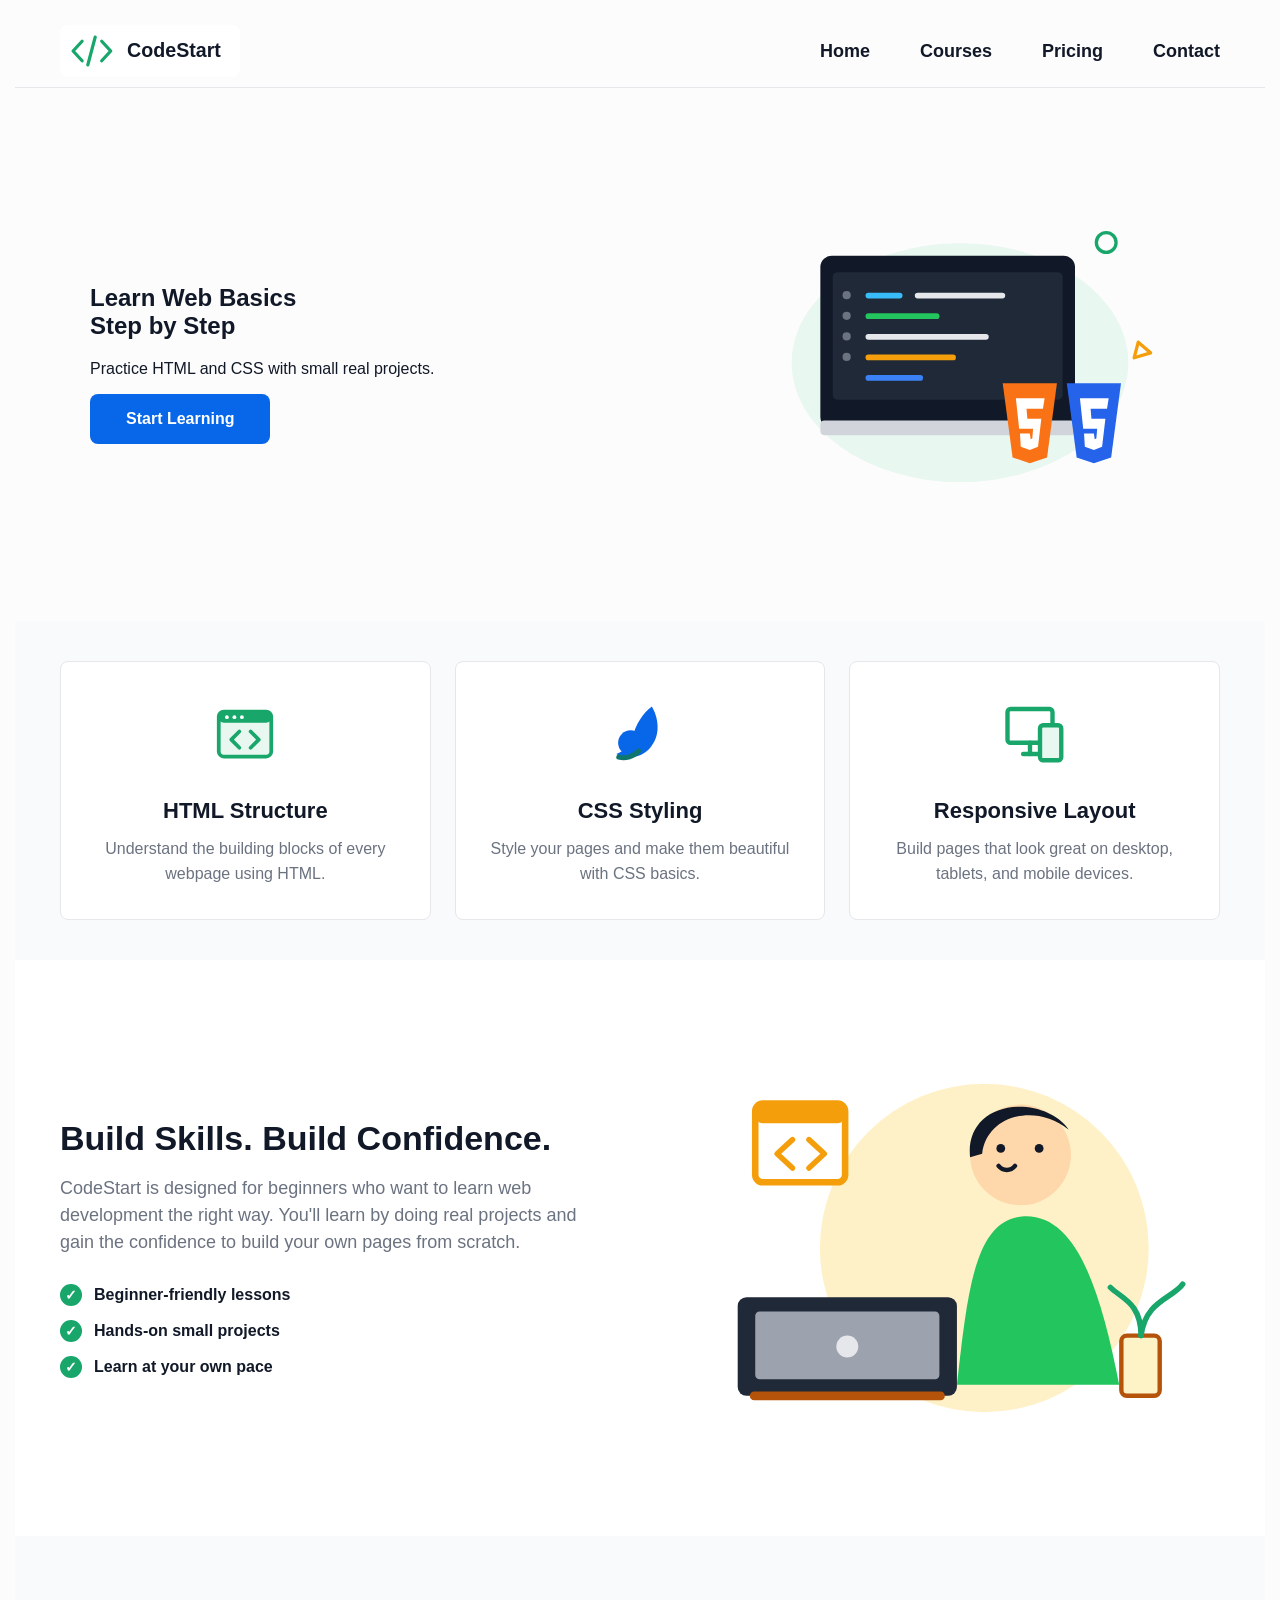
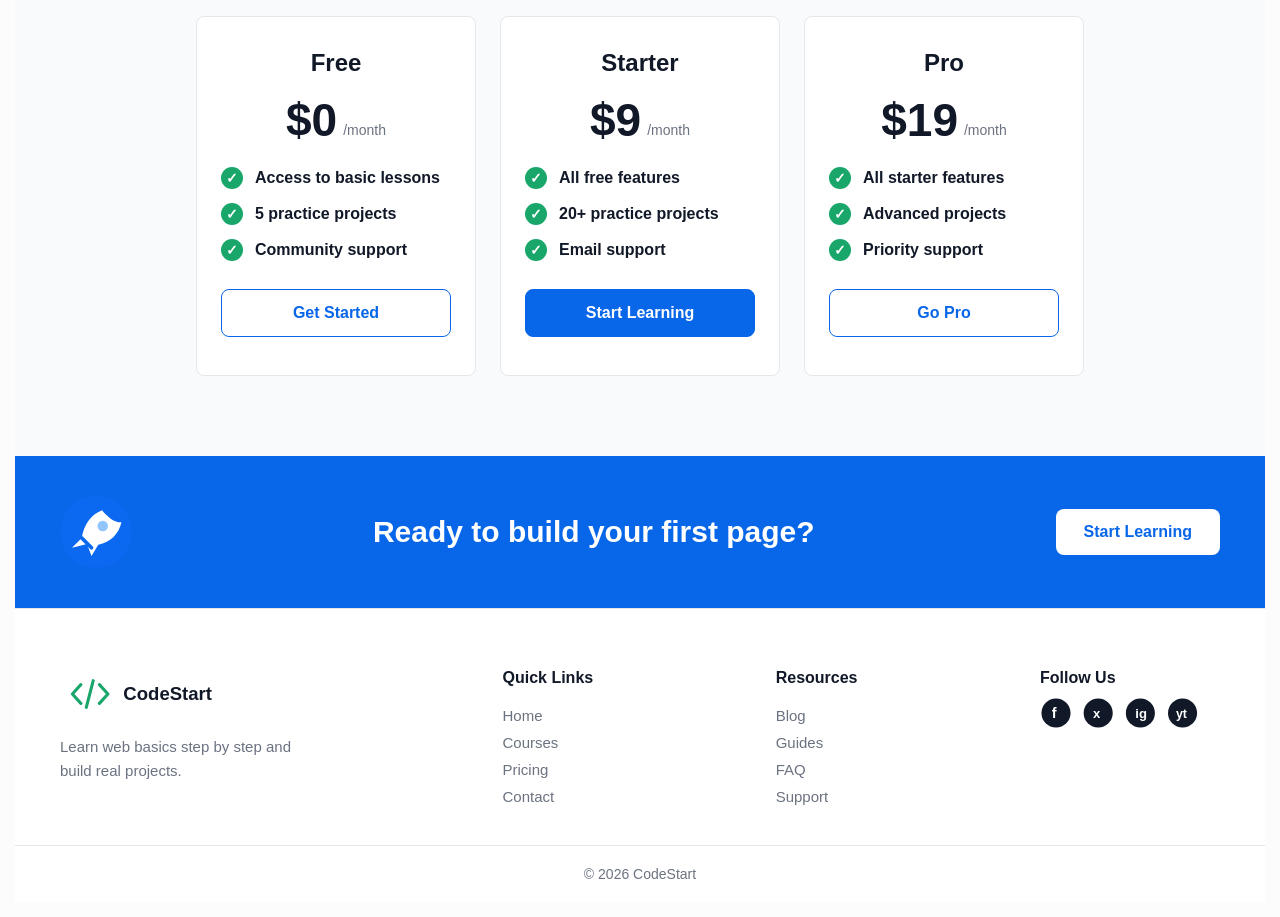
<file: 00-HTML&CSS/01 Landing Page/index.html>
<!DOCTYPE html>
<html lang="en">

<head>
    <meta charset="UTF-8">
    <meta name="viewport" content="width=device-width, initial-scale=1.0">
    <title>CodeStart Landing Page</title>
    <link rel="stylesheet" href="style.css">
</head>

<body>

    <header>
        <div class="container">
        <a href="./index.html" class="logo">
            <img src="./logo.svg" alt="CodeStart logo" class="logo-img">
        </a>
            <nav class="nav-links">
                <a href="./home.html">Home</a>
                <a href="./courses.html">Courses</a>
                <a href="./pricing.html">Pricing</a>
                <a href="./contact.html">Contact</a>
            </nav>
        </div>
    </header>


    <main>
        <section class="hero">
            <div class="container">
                <div class="hero-text">
                    <h1>Learn Web Basics <br> Step by Step</h1>
                    <p>Practice HTML and CSS with small real projects.</p>
                    <button class="hero-btn">Start Learning</button>
                </div>

                <div class="hero-imgs">
                    <img src="./hero-illustration.svg" alt="Hero illustration" class="hero-img">
                </div>
            </div>
        </section>
            



    <section class="features">
        <div class="container">
            <div class="feature-card">
                <img src="./icon-html.svg" alt="HTML icon" class="feature-img">
                <h3>HTML Structure</h3>
                <p>Understand the building blocks of every webpage using HTML.</p>
            </div>
    
            <div class="feature-card">
                <img src="./icon-css.svg" alt="CSS icon" class="feature-img">
                <h3>CSS Styling</h3>
                <p>Style your pages and make them beautiful with CSS basics.</p>
            </div>
    
            <div class="feature-card">
                <img src="./icon-responsive.svg" alt="Responsive layout icon" class="feature-img">
                <h3>Responsive Layout</h3>
                <p>Build pages that look great on desktop, tablets, and mobile devices.</p>
            </div>
        </div>
    </section>
    






        <section class="about">
            <div class="container">
        
                <div class="about-text">
                    <h2>Build Skills. Build Confidence.</h2>
        
                    <p>
                        CodeStart is designed for beginners who want to learn web development
                        the right way. You'll learn by doing real projects and gain the
                        confidence to build your own pages from scratch.
                    </p>
        
                    <div class="check-list">
                        <h5><span>✓</span> Beginner-friendly lessons</h5>
                        <h5><span>✓</span> Hands-on small projects</h5>
                        <h5><span>✓</span> Learn at your own pace</h5>
                    </div>
                </div>
        
                <div class="about-imgs">
                    <img src="./about-illustration.svg" alt="Student coding illustration" class="about-img">
                </div>
        
            </div>
        </section>





    
        <section class="pricing">
            <div class="container">
                <div class="pricing-card">
                    <h3>Free</h3>

                    <div class="price">
                        <h1>$0</h1>
                        <p>/month</p>
                    </div>

                    <div class="check-list">
                        <h5><span>✓</span> Access to basic lessons</h5>
                        <h5><span>✓</span> 5 practice projects</h5>
                        <h5><span>✓</span> Community support</h5>
                    </div>

                    <button class="free-btn">Get Started</button>
                </div>

                <div class="pricing-card">
                    <h3>Starter</h3>

                    <div class="price">
                        <h1>$9</h1>
                        <p>/month</p>
                    </div>

                    <div class="check-list">
                        <h5><span>✓</span> All free features</h5>
                        <h5><span>✓</span> 20+ practice projects</h5>
                        <h5><span>✓</span> Email support</h5>
                    </div>

                    <button class="starter-btn">Start Learning</button>
                </div>

                <div class="pricing-card">
                    <h3>Pro</h3>

                    <div class="price">
                        <h1>$19</h1>
                        <p>/month</p>
                    </div>

                    <div class="check-list">
                        <h5><span>✓</span> All starter features</h5>
                        <h5><span>✓</span> Advanced projects</h5>
                        <h5><span>✓</span> Priority support</h5>
                    </div>

                    <button class="pro-btn">Go Pro</button>
                </div>
            </div>
        </section>


        <section class="cta">
            <div class="container">
                <img src="./icon-rocket.svg" alt="Rocket icon" class="cta-icon">
                <h3>Ready to build your first page?</h3>
                <button class="cta-btn">Start Learning</button>
            </div>
        </section>
    
    </main>
<footer>
    <div class="container">
        <div class="footer-brand">
            <a href="./index.html" class="footer-logo">
                <img src="./logo.svg" alt="CodeStart logo" class="footer-logo-img">
            </a>

            <p>Learn web basics step by step and build real projects.</p>
        </div>

        <div class="footer-links">
            <h4>Quick Links</h4>
            <a href="./home.html">Home</a>
            <a href="./courses.html">Courses</a>
            <a href="./pricing.html">Pricing</a>
            <a href="./contact.html">Contact</a>
        </div>

        <div class="footer-links">
            <h4>Resources</h4>
            <a href="#">Blog</a>
            <a href="#">Guides</a>
            <a href="#">FAQ</a>
            <a href="#">Support</a>
        </div>

        <div class="footer-social">
            <h4>Follow Us</h4>
            <img src="./social-icons.svg" alt="Social media icons" class="social-img">
        </div>
    </div>

    <div class="footer-bottom">
        <p>© 2026 CodeStart</p>
    </div>
</footer>

</body>

</html>
</file>
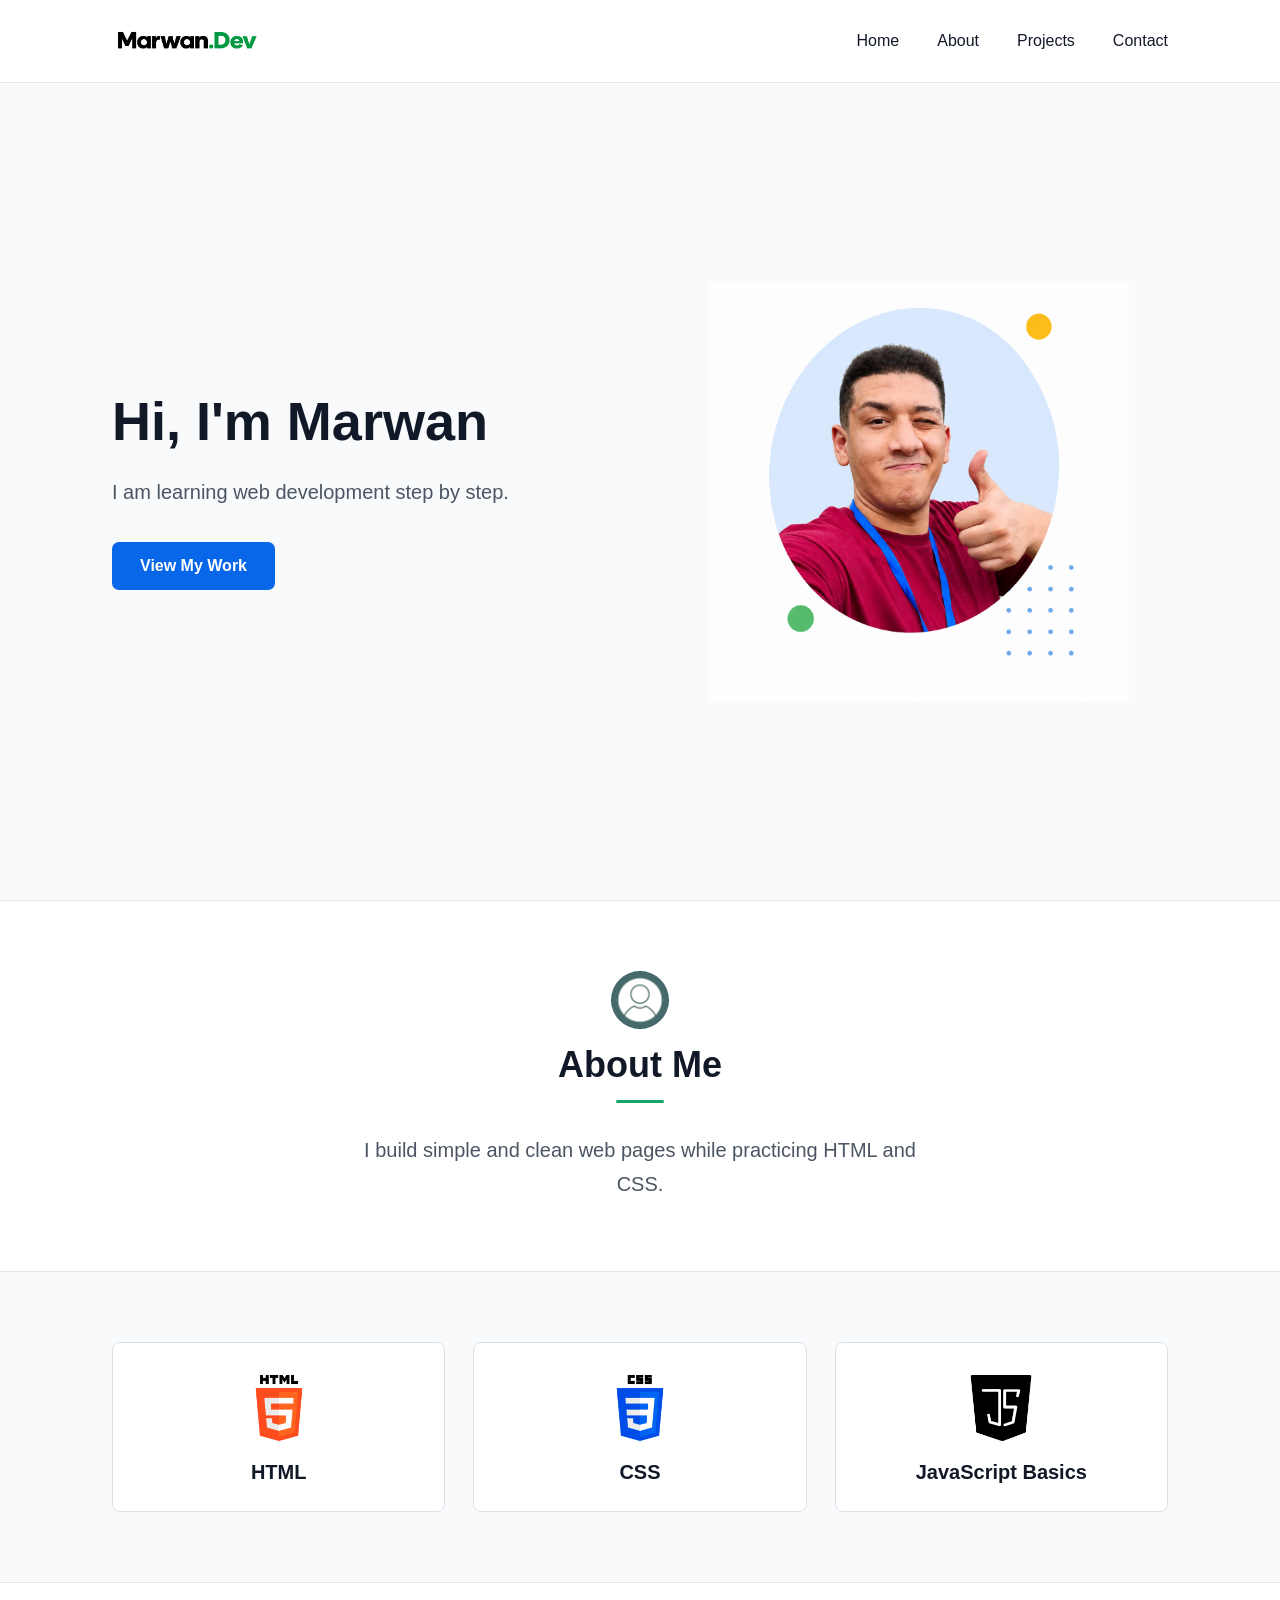
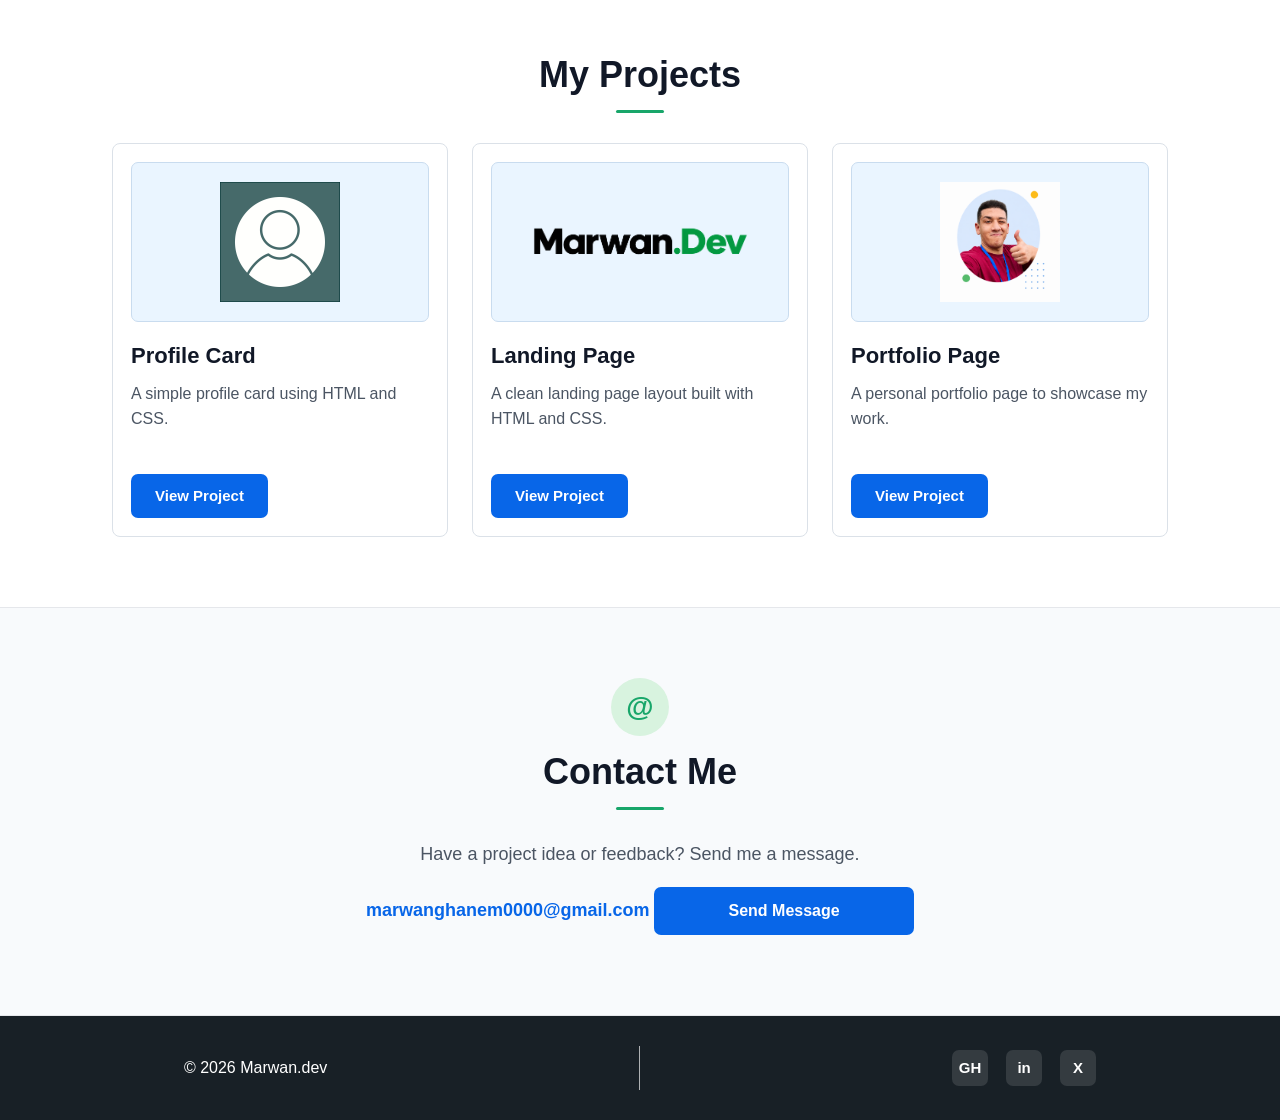
<file: 00-HTML&CSS/02 Protiflo Page/index.html>
<!DOCTYPE html>
<html lang="en">

<head>
    <meta charset="UTF-8">
    <meta name="viewport" content="width=device-width, initial-scale=1.0">
    <title>Marwan.dev Portfolio</title>
    <link rel="stylesheet" href="style.css">
</head>

<body>
        <header>
            <div class="container header-content">
                <a href="#home" class="logo" aria-label="Go to home section">
                    <img src="./Marwan.Dev.png" class="logo-img" alt="Marwan.dev logo">
                </a>

                <nav class="nav-links" aria-label="Main navigation">
                    <a href="#home">Home</a>
                    <a href="#about">About</a>
                    <a href="#projects">Projects</a>
                    <a href="#contact">Contact</a>
                </nav>
            </div>
        </header>

        <main>
            <section class="hero-section" id="home">
                <div class="container hero-content">
                    <div class="hero-text">
                        <h1>Hi, I'm Marwan</h1>
                        <p>I am learning web development step by step.</p>
                        <a href="#projects" class="primary-btn">View My Work</a>
                    </div>

                    <div class="hero-img">
                        <img class="avatar-img" src="./avatar.png" alt="Marwan avatar image">
                    </div>
                </div>
            </section>

            <section class="about-section" id="about">
                <div class="container">
                    <div class="section-title">
                        <img class="section-icon" src="./profile-icon.jpg" alt="Profile icon">
                        <h2>About Me</h2>
                        <span class="small-line" aria-hidden="true"></span>
                        <!-- This creates the small title line with CSS instead of using an extra image. -->
                    </div>

                    <p class="about-text">I build simple and clean web pages while practicing HTML and CSS.</p>
                </div>
            </section>

            <section class="skills-section" id="skills">
                <div class="container">
                    <div class="skills-grid">
                        <article class="skill-card">
                            <img src="./html-5.png" alt="HTML logo">
                            <h3>HTML</h3>
                        </article>

                        <article class="skill-card">
                            <img src="./css-3.png" alt="CSS logo">
                            <h3>CSS</h3>
                        </article>

                        <article class="skill-card">
                            <img src="./java-script.png" alt="JavaScript logo">
                            <h3>JavaScript Basics</h3>
                        </article>
                    </div>
                    <!-- These cards show the main technologies in a simple row like the reference design. -->
                </div>
            </section>

            <section class="projects-section" id="projects">
                <div class="container">
                    <div class="section-title">
                        <h2>My Projects</h2>
                        <span class="small-line" aria-hidden="true"></span>
                        <!-- Reuses the same small line style to keep section headings consistent. -->
                    </div>

                    <div class="projects-grid">
                        <article class="project-card">
                            <div class="project-img">
                                <img src="./profile-icon.jpg" alt="Profile card project preview">
                            </div>
                            <h3>Profile Card</h3>
                            <p>A simple profile card using HTML and CSS.</p>
                            <a href="#" class="project-btn">View Project</a>
                        </article>

                        <article class="project-card">
                            <div class="project-img">
                                <img src="./Marwan.Dev.png" alt="Landing page project preview">
                            </div>
                            <h3>Landing Page</h3>
                            <p>A clean landing page layout built with HTML and CSS.</p>
                            <a href="#" class="project-btn">View Project</a>
                        </article>

                        <article class="project-card">
                            <div class="project-img">
                                <img src="./avatar.png" alt="Portfolio page project preview">
                            </div>
                            <h3>Portfolio Page</h3>
                            <p>A personal portfolio page to showcase my work.</p>
                            <a href="#" class="project-btn">View Project</a>
                        </article>
                    </div>
                </div>
            </section>

            <section class="contact-section" id="contact">
                <div class="container">
                    <div class="section-title">
                        <div class="contact-icon" aria-hidden="true">@</div>
                        <h2>Contact Me</h2>
                        <span class="small-line" aria-hidden="true"></span>
                        <!-- The icon and line make the contact title match the About title style. -->
                    </div>

                    <p>Have a project idea or feedback? Send me a message.</p>
                    <a href="mailto:marwanghanem0000@gmail.com" class="email-link">marwanghanem0000@gmail.com</a>
                    <a href="mailto:marwanghanem0000@gmail.com" class="primary-btn contact-btn">Send Message</a>
                </div>
            </section>
        </main>

        <footer>
            <p>&copy; 2026 Marwan.dev</p>

            <div class="footer-divider" aria-hidden="true"></div>

            <div class="social-links">
                <a href="https://github.com/marwan-asem" aria-label="GitHub profile">GH</a>
                <a href="https://www.linkedin.com/in/marwan-a-ghanem-swe/" aria-label="LinkedIn profile">in</a>
                <a href="https://x.com/Mar0_Dev" aria-label="Twitter profile">X</a>
            </div>
        </footer>
</body>

</html>
</file>
<file: 00-HTML&CSS/01 Landing Page/style.css>
:root {
    --dark: #111827;
    --gray: #6b7280;
    --light-gray: #e5e7eb;
    --blue: #0866e8;
    --green: #18a66a;
    --yellow: #f59e0b;
    --white: #ffffff;
}
* {
    box-sizing: border-box;

    
}

body {
    margin: 15px;
    font-family: Arial, sans-serif;
    color: #111827;
    background-color: #f5f5f53b;
}

img {
    max-width: 100%;
    display: block;
}

a {
    color: inherit;
    text-decoration: none;
}

button {
    font-family: inherit;
    cursor: pointer;
}

header {
    padding: 10px 0;
    border-bottom: 1px solid var(--light-gray);
}

.container {
    max-width: 1200px;
    margin: 0 auto;
    padding: 0 20px;
}

header .container {
    display: flex;
    justify-content: space-between;
    align-items: center;
}
.nav-links {
    display: flex;
    align-items: center;
    gap: 50px;
}

.nav-links a {
    font-size: 18px;
    font-weight: 600;
    color: var(--dark);
    text-decoration: none;
    transition: color 0.3s ease;
}

.nav-links a:hover {
    color: var(--blue);
}


.logo-img {
    width: 180px;
    height: auto;
    background-color: #f5f5f53b;
}
.hero {
    padding: 80px 0;
}

.hero .container {
    display: flex;
    align-items: center;
    justify-content: space-between;
    gap: 60px;
}

.hero-text {
    flex: 1;
    padding: 30px;
}

.hero-imgs {
    flex: 1;
}

.hero-img {
    width: 100%;
    max-width: 520px;
    margin-left: auto;
    padding: 30px;

}
.hero-btn {
    background-color: var(--blue);
    color: var(--white);
    border: none;
    padding: 16px 36px;
    border-radius: 8px;
    font-size: 16px;
    font-weight: 700;
    cursor: pointer;
    transition: background-color 0.3s ease, transform 0.3s ease;
}

.hero-btn:hover {
    background-color: #0654c7;
    transform: translateY(-2px);
}

.features {
    padding: 40px 0;
    background-color: #f8fafc;
}

.features .container {
    display: flex;
    justify-content: space-between;
    gap: 24px;
}
.feature-card {
    flex: 1;
    padding: 32px 24px;
    border: 1px solid var(--light-gray);
    border-radius: 8px;
    background-color: var(--white);
    text-align: center;
}
.feature-img {
    width: 80px;
    height: 80px;
    margin: 0 auto 24px;
}
.feature-card h3 {
    margin: 0 0 12px;
    font-size: 22px;
    color: var(--dark);
}
.feature-card p {
    margin: 0;
    font-size: 16px;
    line-height: 1.6;
    color: var(--gray);
}





.about {
    padding: 80px 0;
    background-color: var(--white);
}

.about .container {
    display: flex;
    align-items: center;
    justify-content: space-between;
    gap: 20px;
}

.about-text {
    flex: 1;
}

.about-text h2 {
    margin: 0 0 16px;
    font-size: 34px;
    line-height: 1.2;
    color: var(--dark);
}

.about-text p {
    margin: 0 0 28px;
    font-size: 18px;
    line-height: 1.5;
    color: var(--gray);
    max-width: 520px;
}

.check-list {
    display: flex;
    flex-direction: column;
    gap: 14px;
}

.check-list h5 {
    display: flex;
    align-items: center;
    gap: 12px;
    margin: 0;
    font-size: 16px;
    font-weight: 600;
    color: var(--dark);
}

.check-list span {
    width: 22px;
    height: 22px;
    border-radius: 50%;
    background-color: var(--green);
    color: var(--white);
    display: flex;
    align-items: center;
    justify-content: center;
    font-size: 14px;
    font-weight: 700;
    flex-shrink: 0;
}

.about-imgs {
    flex: 1;
}

.about-img {
    width: 100%;
    max-width: 600px;
    margin-left: auto;
}


.pricing {
    padding: 80px 0;
    background-color: #f8fafc;
}

.pricing .container {
    display: flex;
    justify-content: center;
    gap: 24px;
}

.pricing-card {
    width: 280px;
    min-height: 360px;
    padding: 32px 24px;
    border: 1px solid var(--light-gray);
    border-radius: 8px;
    background-color: var(--white);
}

.pricing-card h3 {
    margin: 0 0 20px;
    font-size: 24px;
    text-align: center;
    color: var(--dark);
}

.price {
    display: flex;
    align-items: flex-end;
    justify-content: center;
    gap: 6px;
    margin-bottom: 24px;
}

.price h1 {
    margin: 0;
    font-size: 46px;
    line-height: 1;
    color: var(--dark);
}

.price p {
    margin: 0 0 5px;
    font-size: 14px;
    color: var(--gray);
}

.pricing-card .check-list {
    margin-bottom: 28px;
}

.pricing-card button {
    width: 100%;
    padding: 14px 20px;
    border-radius: 8px;
    font-size: 16px;
    font-weight: 700;
}

.free-btn,
.pro-btn {
    background-color: var(--white);
    color: var(--blue);
    border: 1px solid var(--blue);
}

.starter-btn {
    background-color: var(--blue);
    color: var(--white);
    border: 1px solid var(--blue);
}

.free-btn:hover,
.pro-btn:hover {
    background-color: var(--blue);
    color: var(--white);
}

.starter-btn:hover {
    background-color: #0654c7;
}

.cta {
    padding: 40px 0;
    background-color: var(--blue);
}

.cta .container {
    display: flex;
    align-items: center;
    justify-content: space-between;
    gap: 32px;
}

.cta-icon {
    width: 72px;
    height: 72px;
}

.cta h3 {
    margin: 0;
    font-size: 30px;
    color: var(--white);
}

.cta-btn {
    padding: 14px 28px;
    border: none;
    border-radius: 8px;
    background-color: var(--white);
    color: var(--blue);
    font-size: 16px;
    font-weight: 700;
    cursor: pointer;
}

.cta-btn:hover {
    background-color: #eaf2ff;
}


footer {
    padding: 60px 0 0;
    background-color: var(--white);
    border-top: 1px solid var(--light-gray);
}

footer .container {
    display: flex;
    justify-content: space-between;
    gap: 40px;
}

.footer-brand {
    width: 260px;
}

.footer-logo-img {
    width: 170px;
    height: auto;
    margin-bottom: 16px;
}

.footer-brand p {
    margin: 0;
    font-size: 15px;
    line-height: 1.6;
    color: var(--gray);
}

.footer-links {
    display: flex;
    flex-direction: column;
    gap: 10px;
}

.footer-links h4,
.footer-social h4 {
    margin: 0 0 10px;
    font-size: 16px;
    color: var(--dark);
}

.footer-links a {
    font-size: 15px;
    color: var(--gray);
    transition: color 0.3s ease;
}

.footer-links a:hover {
    color: var(--blue);
}

.footer-social {
    width: 180px;
}

.social-img {
    width: 160px;
    height: auto;
}

.footer-bottom {
    margin-top: 40px;
    padding: 20px 0;
    border-top: 1px solid var(--light-gray);
    text-align: center;
}

.footer-bottom p {
    margin: 0;
    font-size: 14px;
    color: var(--gray);
}
</file>
<file: 00-HTML&CSS/02 Protiflo Page/style.css>
:root {
    --dark: #111827;
    --gray: #4b5563;
    --light-gray: #e5e7eb;
    --soft-gray: #f8fafc;
    --blue: #0866e8;
    --blue-dark: #0756c7;
    --green: #18a66a;
    --white: #ffffff;
}
/* Stores the main colors in one place so the page is easier to update later. */

* {
    box-sizing: border-box;
}
/* Makes width and height easier to control because padding is counted inside the element size. */

html {
    scroll-behavior: smooth;
}
/* Makes navigation links move smoothly to each section. */

body {
    margin: 0;
    font-family: Arial, sans-serif;
    color: var(--dark);
    background-color: var(--white);
}
/* Removes default browser margin and sets the main font and page background. */

img {
    max-width: 100%;
    display: block;
}
/* Prevents images from overflowing their parent and removes small inline image spacing. */

a {
    color: inherit;
    text-decoration: none;
}
/* Removes default link color and underline so links can match the design. */

button,
a {
    cursor: pointer;
}
/* Shows the pointer hand when the user hovers clickable elements. */

.container {
    width: 100%;
    max-width: 1120px;
    margin: 0 auto;
    padding: 0 32px;
}
/* Keeps only the content centered while every section still fills the full browser width. */

header {
    width: 100%;
    background-color: var(--white);
    border-bottom: 1px solid var(--light-gray);
}
/* Makes the header full width and separates it from the hero section with a thin line. */

.header-content {
    min-height: 82px;
    display: flex;
    align-items: center;
    justify-content: space-between;
    gap: 30px;
}
/* Places the logo on the left and the navigation links on the right. */

.logo-img {
    width: 150px;
    height: auto;
}
/* Controls the logo size so it matches the header height. */

.nav-links {
    display: flex;
    align-items: center;
    gap: 38px;
}
/* Makes the menu links sit beside each other with equal spacing. */

.nav-links a {
    font-size: 16px;
    font-weight: 500;
    color: #111827;
    transition: color 0.25s ease;
}
/* Styles navigation links so they are clear but not too heavy. */

.nav-links a:hover {
    color: var(--blue);
}
/* Changes link color on hover so the user knows it is clickable. */

section {
    padding: 70px 0;
    border-bottom: 1px solid var(--light-gray);
}
/* Gives every section vertical space and a divider like the reference. */

.hero-section {
    min-height: calc(100vh - 82px);
    display: flex;
    align-items: center;
    background-color: var(--soft-gray);
}
/* Makes the hero fill the first screen area instead of sitting inside a small framed page. */

.hero-content {
    display: flex;
    align-items: center;
    justify-content: space-between;
    gap: 58px;
}
/* Places the hero text and avatar image beside each other. */

.hero-text {
    flex: 1;
}
/* Lets the text column use the available space on the left. */

.hero-text h1 {
    margin: 0 0 26px;
    font-size: 54px;
    line-height: 1.05;
    font-weight: 800;
    color: var(--dark);
}
/* Makes the main heading large and bold because it is the first important message. */

.hero-text p {
    margin: 0 0 34px;
    font-size: 20px;
    line-height: 1.6;
    color: var(--gray);
}
/* Styles the intro paragraph smaller than the heading with comfortable line spacing. */

.primary-btn,
.project-btn {
    display: inline-flex;
    align-items: center;
    justify-content: center;
    min-height: 48px;
    padding: 0 28px;
    color: var(--white);
    background-color: var(--blue);
    border: 0;
    border-radius: 7px;
    font-size: 16px;
    font-weight: 700;
    transition: background-color 0.25s ease, transform 0.25s ease;
}
/* Creates the blue buttons used for the main actions on the page. */

.primary-btn:hover,
.project-btn:hover {
    background-color: var(--blue-dark);
    transform: translateY(-2px);
}
/* Adds a small hover effect so buttons feel interactive. */

.hero-img {
    flex: 1;
    display: flex;
    justify-content: center;
}
/* Centers the avatar image on the right side of the hero. */

.avatar-img {
    width: min(420px, 100%);
    height: auto;
}
/* Controls the avatar size so it stays beside the text without becoming too large. */

.section-title {
    display: flex;
    flex-direction: column;
    align-items: center;
    margin-bottom: 30px;
    text-align: center;
}
/* Centers the icon, heading, and small line for repeated section titles. */

.section-title h2 {
    margin: 0;
    font-size: 36px;
    line-height: 1.2;
    font-weight: 800;
    color: var(--dark);
}
/* Styles section headings like About Me, My Projects, and Contact Me. */

.section-icon,
.contact-icon {
    width: 58px;
    height: 58px;
    margin-bottom: 14px;
    border-radius: 50%;
    background-color: #d8f3df;
}
/* Creates the soft green icon circle above section titles. */

.section-icon {
    object-fit: cover;
}
/* Makes the image icon fill its circular shape neatly. */

.small-line {
    width: 48px;
    height: 3px;
    margin-top: 14px;
    background-color: var(--green);
    border-radius: 999px;
}
/* Draws the small green line under section titles with CSS. */

.about-section {
    background-color: var(--white);
    text-align: center;
}
/* Keeps the About section clean and centered like the reference. */

.about-text {
    max-width: 560px;
    margin: 0 auto;
    font-size: 20px;
    line-height: 1.7;
    color: var(--gray);
}
/* Controls the About paragraph width so it is easy to read. */

.skills-section {
    background-color: var(--soft-gray);
}
/* Gives the Skills area a soft background to separate it from About. */

.skills-grid {
    display: grid;
    grid-template-columns: repeat(3, 1fr);
    gap: 28px;
}
/* Places the three skill items in one row on desktop. */

.skill-card {
    min-height: 168px;
    padding: 32px 20px 26px;
    text-align: center;
    background-color: var(--white);
    border: 1px solid #dbe1e8;
    border-radius: 8px;
    transition: transform 0.25s ease, box-shadow 0.25s ease;
}
/* Styles each skill item as a simple card with icon and label. */

.skill-card:hover {
    transform: translateY(-5px);
    box-shadow: 0 16px 30px rgba(17, 24, 39, 0.08);
}
/* Lifts the skill card slightly when hovered. */

.skill-card img {
    width: 66px;
    height: 66px;
    margin: 0 auto 18px;
    object-fit: contain;
}
/* Makes skill icons the same size and keeps them centered. */

.skill-card h3 {
    margin: 0;
    font-size: 20px;
    line-height: 1.3;
    font-weight: 800;
    color: #111827;
}
/* Styles the skill name below each icon. */

.projects-section {
    background-color: var(--white);
}
/* Keeps the Projects section bright so the project cards stand out. */

.projects-grid {
    display: grid;
    grid-template-columns: repeat(3, 1fr);
    gap: 24px;
}
/* Places the three project cards beside each other like the reference. */

.project-card {
    padding: 18px;
    background-color: var(--white);
    border: 1px solid #dbe1e8;
    border-radius: 8px;
    transition: transform 0.25s ease, box-shadow 0.25s ease;
}
/* Creates the project card container with border and spacing. */

.project-card:hover {
    transform: translateY(-5px);
    box-shadow: 0 18px 35px rgba(17, 24, 39, 0.09);
}
/* Gives project cards the same hover style as skill cards. */

.project-img {
    height: 160px;
    display: flex;
    align-items: center;
    justify-content: center;
    margin-bottom: 20px;
    overflow: hidden;
    background-color: #eaf5ff;
    border: 1px solid #c9dcef;
    border-radius: 7px;
}
/* Creates a thumbnail area at the top of each project card. */

.project-img img {
    max-width: 78%;
    max-height: 120px;
    object-fit: contain;
}
/* Keeps project images inside the thumbnail box without stretching them. */

.project-card h3 {
    margin: 0 0 12px;
    font-size: 22px;
    line-height: 1.25;
    color: var(--dark);
}
/* Styles the project title inside each card. */

.project-card p {
    min-height: 74px;
    margin: 0 0 18px;
    font-size: 16px;
    line-height: 1.55;
    color: var(--gray);
}
/* Gives project descriptions the same height so the buttons line up. */

.project-btn {
    min-height: 44px;
    padding: 0 24px;
    font-size: 15px;
}
/* Makes project buttons slightly smaller than the main hero button. */

.contact-section {
    background-color: var(--soft-gray);
    text-align: center;
}
/* Centers the contact content and gives it a soft background. */

.contact-icon {
    display: flex;
    align-items: center;
    justify-content: center;
    color: var(--green);
    font-size: 28px;
    font-weight: 800;
}
/* Styles the contact icon as a simple green symbol inside a circle. */

.contact-section p {
    margin: 0 0 18px;
    font-size: 18px;
    line-height: 1.6;
    color: var(--gray);
}
/* Styles the contact paragraph under the title. */

.email-link {
    display: inline-block;
    margin-bottom: 24px;
    color: var(--blue);
    font-size: 18px;
    font-weight: 700;
}
/* Makes the email look clickable and important. */

.contact-btn {
    min-width: 260px;
}
/* Gives the Send Message button a clear width like the reference image. */

footer {
    min-height: 104px;
    display: flex;
    align-items: center;
    justify-content: space-around;
    gap: 28px;
    padding: 24px 42px;
    color: var(--white);
    background-color: #182026;
}
/* Creates the dark footer area at the bottom of the page. */

footer p {
    margin: 0;
    font-size: 16px;
}
/* Removes default paragraph margin inside the footer. */

.footer-divider {
    width: 1px;
    height: 44px;
    background-color: rgba(255, 255, 255, 0.65);
}
/* Adds the thin vertical divider between copyright and social links. */

.social-links {
    display: flex;
    align-items: center;
    gap: 18px;
}
/* Places footer social links beside each other. */

.social-links a {
    width: 36px;
    height: 36px;
    display: inline-flex;
    align-items: center;
    justify-content: center;
    color: var(--white);
    background-color: rgba(255, 255, 255, 0.12);
    border-radius: 7px;
    font-size: 15px;
    font-weight: 800;
    transition: background-color 0.25s ease, transform 0.25s ease;
}
/* Styles each social link as a small square icon button. */

.social-links a:hover {
    background-color: var(--blue);
    transform: translateY(-2px);
}
/* Gives social links a clear hover effect. */

@media (max-width: 760px) {
    .container {
        padding: 0 22px;
    }
    /* Reduces side padding on mobile screens. */

    .header-content {
        min-height: auto;
        padding: 18px 0;
        flex-direction: column;
    }
    /* Stacks logo and navigation on small screens. */

    .nav-links {
        gap: 20px;
        flex-wrap: wrap;
        justify-content: center;
    }
    /* Allows nav links to wrap instead of overflowing on mobile. */

    .hero-section {
        min-height: auto;
        padding: 60px 0;
    }
    /* Makes the hero shorter on mobile screens. */

    .hero-content {
        flex-direction: column;
        text-align: center;
        gap: 38px;
    }
    /* Stacks hero text above the avatar when there is not enough width. */

    .hero-text h1 {
        font-size: 42px;
    }
    /* Reduces the hero title size so it fits on mobile. */

    .hero-text p {
        font-size: 18px;
    }
    /* Reduces the paragraph size for smaller screens. */

    .avatar-img {
        width: min(300px, 100%);
    }
    /* Keeps the avatar smaller on mobile screens. */

    .skills-grid,
    .projects-grid {
        grid-template-columns: 1fr;
    }
    /* Shows cards in one column on mobile screens. */

    .project-card p {
        min-height: auto;
    }
    /* Removes fixed paragraph height because mobile cards stack naturally. */

    footer {
        flex-direction: column;
        text-align: center;
    }
    /* Stacks footer content on mobile screens. */

    .footer-divider {
        width: 70px;
        height: 1px;
    }
    /* Changes the footer divider from vertical to horizontal on mobile. */
}
</file>
